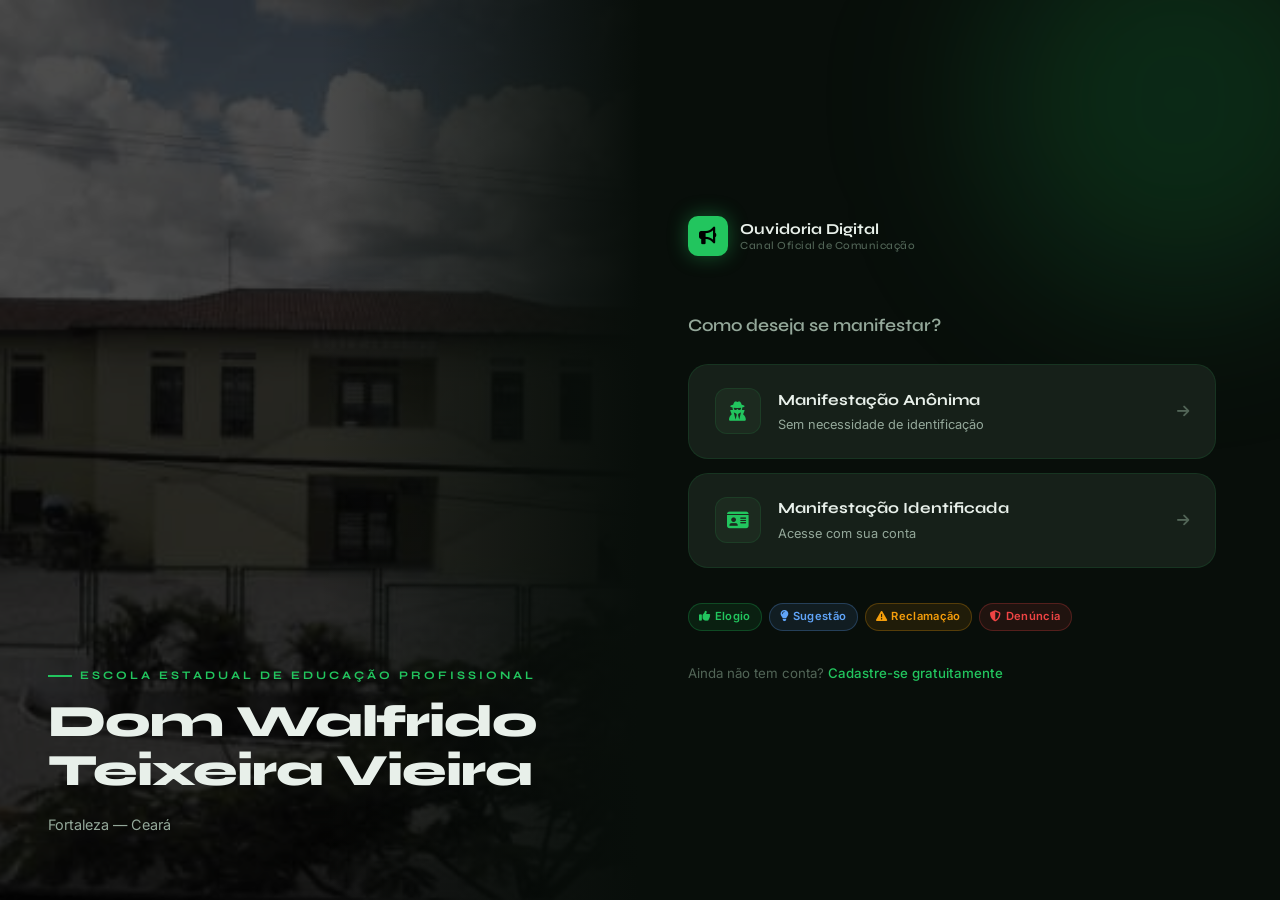
<file: index.html>
<!DOCTYPE html>
<html lang="pt-br">
<head>
  <meta charset="UTF-8">
  <meta name="viewport" content="width=device-width, initial-scale=1.0">
  <title>Ouvidoria Digital — EEEP Dom Walfrido</title>
  <link href="https://cdn.jsdelivr.net/npm/bootstrap@5.3.0/dist/css/bootstrap.min.css" rel="stylesheet">
  <link rel="stylesheet" href="https://cdnjs.cloudflare.com/ajax/libs/font-awesome/6.4.0/css/all.min.css">
  <link rel="stylesheet" href="assets/css/style.css">
</head>
<body>
<div class="hero-page">
  <div class="hero-img-panel">
    <img src="assets/img/escola.jpg" alt="EEEP Dom Walfrido Teixeira Vieira">
    <div class="hero-img-overlay">
      <div class="hero-img-label">Escola Estadual de Educação Profissional</div>
      <h1 class="hero-img-title">Dom Walfrido<br>Teixeira Vieira</h1>
      <p class="hero-img-sub">Fortaleza — Ceará</p>
    </div>
  </div>
  <div class="hero-action-panel">
    <div class="hero-logo">
      <div class="hero-logo-icon"><i class="fas fa-bullhorn"></i></div>
      <div class="hero-logo-text">
        Ouvidoria Digital
        <small>Canal Oficial de Comunicação</small>
      </div>
    </div>
    <p class="hero-heading">Como deseja se manifestar?</p>
    <div class="action-cards">
      <button class="action-card" onclick="window.location.href='dashboard.html?anonimo=1'">
        <div class="action-card-icon"><i class="fas fa-user-secret"></i></div>
        <div class="action-card-body">
          <div class="action-card-title">Manifestação Anônima</div>
          <div class="action-card-desc">Sem necessidade de identificação</div>
        </div>
        <i class="fas fa-arrow-right action-card-arrow"></i>
      </button>
      <button class="action-card" onclick="window.location.href='login.html'">
        <div class="action-card-icon"><i class="fas fa-id-card"></i></div>
        <div class="action-card-body">
          <div class="action-card-title">Manifestação Identificada</div>
          <div class="action-card-desc">Acesse com sua conta</div>
        </div>
        <i class="fas fa-arrow-right action-card-arrow"></i>
      </button>
    </div>
    <div class="type-tags">
      <span class="type-tag tag-green"><i class="fas fa-thumbs-up me-1"></i>Elogio</span>
      <span class="type-tag tag-blue"><i class="fas fa-lightbulb me-1"></i>Sugestão</span>
      <span class="type-tag tag-gold"><i class="fas fa-triangle-exclamation me-1"></i>Reclamação</span>
      <span class="type-tag tag-red"><i class="fas fa-shield-halved me-1"></i>Denúncia</span>
    </div>
    <div class="hero-footer-link">
      Ainda não tem conta? <a href="cadastro.html">Cadastre-se gratuitamente</a>
    </div>
  </div>
</div>
<script src="https://cdn.jsdelivr.net/npm/bootstrap@5.3.0/dist/js/bootstrap.bundle.min.js"></script>
</body>
</html>
</file>
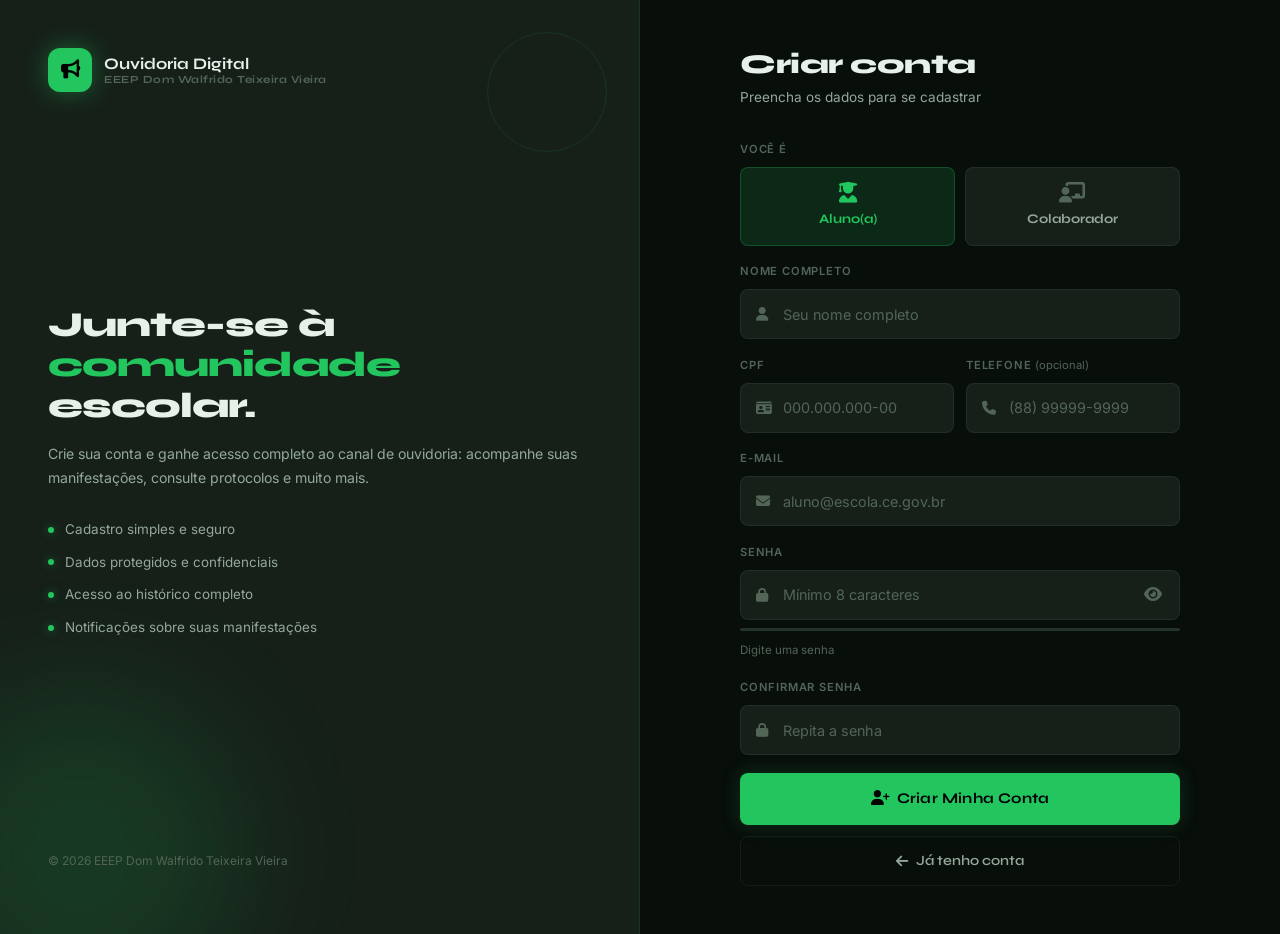
<file: cadastro.html>
<!DOCTYPE html>
<html lang="pt-br">
<head>
  <meta charset="UTF-8">
  <meta name="viewport" content="width=device-width, initial-scale=1.0">
  <title>Cadastro — Ouvidoria EEEP Dom Walfrido</title>
  <link href="https://cdn.jsdelivr.net/npm/bootstrap@5.3.0/dist/css/bootstrap.min.css" rel="stylesheet">
  <link rel="stylesheet" href="https://cdnjs.cloudflare.com/ajax/libs/font-awesome/6.4.0/css/all.min.css">
  <link rel="stylesheet" href="assets/css/style.css">
</head>
<body>
<div id="loader-overlay" class="d-none">
  <div class="spinner-border" role="status"></div>
  <p>Criando sua conta...</p>
</div>
<div class="auth-page">
  <div class="auth-brand-panel">
    <div class="auth-logo">
      <div class="auth-logo-icon"><i class="fas fa-bullhorn"></i></div>
      <div class="auth-logo-text">Ouvidoria Digital<small>EEEP Dom Walfrido Teixeira Vieira</small></div>
    </div>
    <div class="auth-brand-body">
      <h2 class="auth-brand-headline">Junte-se à<br><em>comunidade</em><br>escolar.</h2>
      <p class="auth-brand-desc">Crie sua conta e ganhe acesso completo ao canal de ouvidoria: acompanhe suas manifestações, consulte protocolos e muito mais.</p>
      <div class="auth-features">
        <div class="auth-feature"><div class="auth-feature-dot"></div>Cadastro simples e seguro</div>
        <div class="auth-feature"><div class="auth-feature-dot"></div>Dados protegidos e confidenciais</div>
        <div class="auth-feature"><div class="auth-feature-dot"></div>Acesso ao histórico completo</div>
        <div class="auth-feature"><div class="auth-feature-dot"></div>Notificações sobre suas manifestações</div>
      </div>
    </div>
    <div class="auth-brand-footer"><p>© 2026 EEEP Dom Walfrido Teixeira Vieira</p></div>
  </div>
  <div class="auth-form-panel">
    <div class="auth-form-box fade-in-up">
      <div class="auth-form-header">
        <h1 class="auth-form-title">Criar conta</h1>
        <p class="auth-form-sub">Preencha os dados para se cadastrar</p>
      </div>
      <div id="feedback-cadastro" class="d-none"></div>
      <form id="formCadastro" novalidate>
        <div class="field">
          <label class="field-label">Você é</label>
          <div class="type-selector-auth">
            <label class="type-btn-auth ativo" id="btn-aluno">
              <input class="tipo-radio" type="radio" name="tipo" value="aluno" checked>
              <i class="fas fa-user-graduate"></i>Aluno(a)
            </label>
            <label class="type-btn-auth" id="btn-colaborador">
              <input class="tipo-radio" type="radio" name="tipo" value="colaborador">
              <i class="fas fa-chalkboard-teacher"></i>Colaborador
            </label>
          </div>
        </div>
        <div class="field">
          <label class="field-label">Nome Completo</label>
          <div class="field-group">
            <i class="fas fa-user field-icon"></i>
            <input type="text" class="field-input" id="cadNome" placeholder="Seu nome completo" required>
          </div>
        </div>
        <div class="field-row" style="margin-bottom:1.1rem">
          <div class="field" style="margin-bottom:0">
            <label class="field-label">CPF</label>
            <div class="field-group">
              <i class="fas fa-id-card field-icon"></i>
              <input type="text" class="field-input" id="cadCpf" placeholder="000.000.000-00" maxlength="14" required>
            </div>
          </div>
          <div class="field" style="margin-bottom:0">
            <label class="field-label">Telefone <span style="color:var(--text-3);font-weight:400;text-transform:none;letter-spacing:0;font-size:.7rem">(opcional)</span></label>
            <div class="field-group">
              <i class="fas fa-phone field-icon"></i>
              <input type="text" class="field-input" id="cadTelefone" placeholder="(88) 99999-9999" maxlength="15">
            </div>
          </div>
        </div>
        <div class="field">
          <label class="field-label">E-mail</label>
          <div class="field-group">
            <i class="fas fa-envelope field-icon"></i>
            <input type="email" class="field-input" id="cadEmail" placeholder="aluno@escola.ce.gov.br" required>
          </div>
        </div>
        <div class="field">
          <label class="field-label">Senha</label>
          <div class="field-group">
            <i class="fas fa-lock field-icon"></i>
            <input type="password" class="field-input" id="cadSenha" placeholder="Mínimo 8 caracteres" required>
            <button type="button" class="field-btn" id="toggleSenha"><i class="fas fa-eye" id="iconeSenha"></i></button>
          </div>
          <div class="password-strength">
            <div class="strength-bar-track"><div class="strength-bar-fill" id="forca-barra"></div></div>
            <span class="strength-label" id="forca-texto">Digite uma senha</span>
          </div>
        </div>
        <div class="field">
          <label class="field-label">Confirmar Senha</label>
          <div class="field-group">
            <i class="fas fa-lock field-icon"></i>
            <input type="password" class="field-input" id="cadConfirma" placeholder="Repita a senha" required>
          </div>
          <div id="confirma-erro" class="d-none"><i class="fas fa-exclamation-circle me-1"></i>As senhas não coincidem.</div>
        </div>
        <button type="submit" class="btn-primary-dark">
          <i class="fas fa-user-plus"></i> Criar Minha Conta
        </button>
        <button type="button" class="btn-secondary-dark" onclick="window.location.href='login.html'">
          <i class="fas fa-arrow-left"></i> Já tenho conta
        </button>
      </form>
    </div>
  </div>
</div>
<script src="https://code.jquery.com/jquery-3.7.1.min.js"></script>
<script src="https://cdn.jsdelivr.net/npm/bootstrap@5.3.0/dist/js/bootstrap.bundle.min.js"></script>
<script src="assets/js/cadastro.js"></script>
<script>
$(function(){
  // Adapta seletor de tipo para novas classes dark
  $('.type-btn-auth').on('click', function(){
    $('.type-btn-auth').removeClass('ativo');
    $(this).addClass('ativo');
    $(this).find('input[type="radio"]').prop('checked', true);
  });
});
</script>
</body>
</html>
</file>
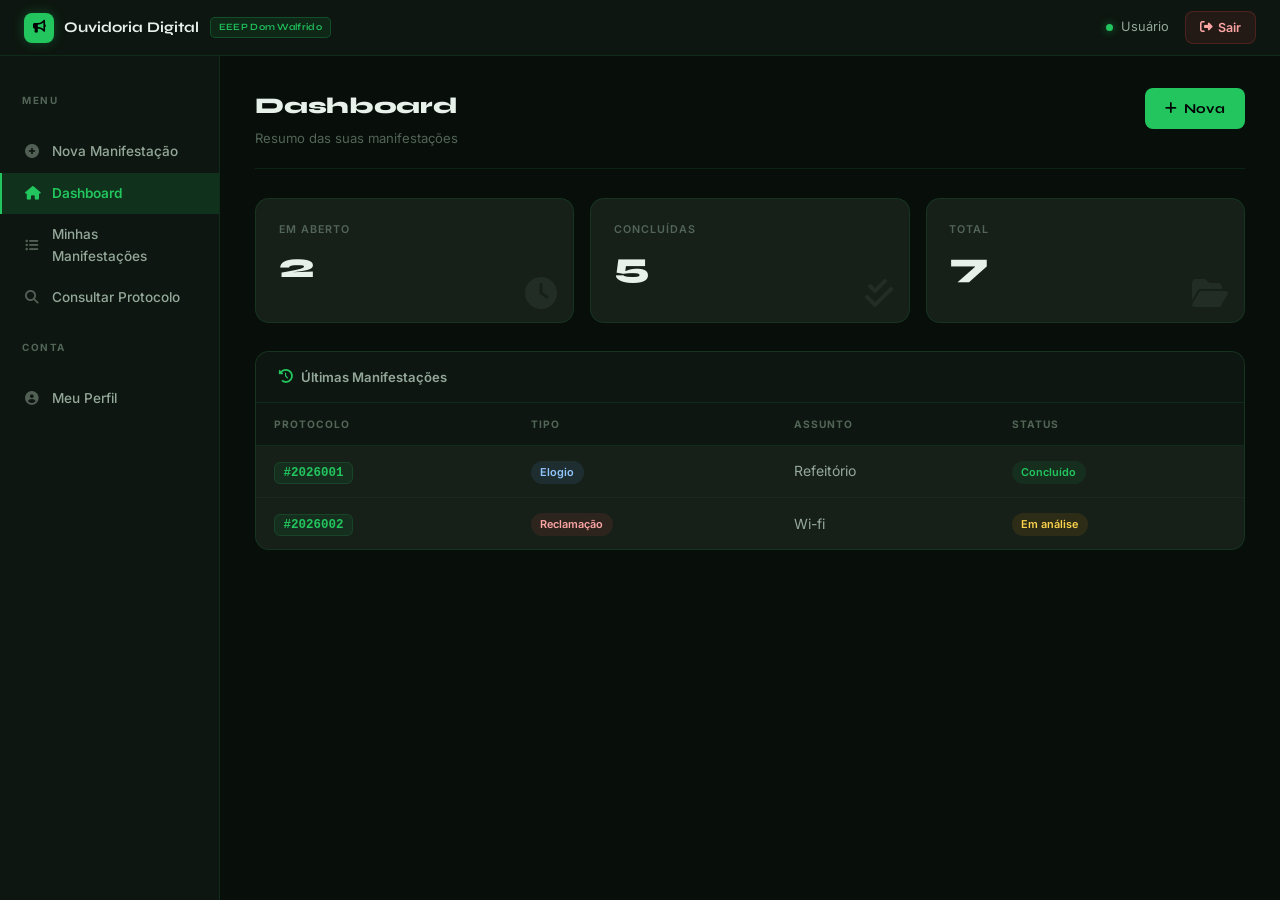
<file: dashboard.html>
<!DOCTYPE html>
<html lang="pt-br">
<head>
  <meta charset="UTF-8">
  <meta name="viewport" content="width=device-width, initial-scale=1.0">
  <title>Dashboard — Ouvidoria EEEP Dom Walfrido</title>
  <link href="https://cdn.jsdelivr.net/npm/bootstrap@5.3.0/dist/css/bootstrap.min.css" rel="stylesheet">
  <link rel="stylesheet" href="https://cdnjs.cloudflare.com/ajax/libs/font-awesome/6.4.0/css/all.min.css">
  <link rel="stylesheet" href="assets/css/style.css">
</head>
<body>

<div id="loader-overlay" class="d-none">
  <div class="spinner-border" role="status"></div>
  <p>Processando...</p>
</div>

<!-- NAVBAR -->
<header class="dash-navbar">
  <div class="dash-navbar-brand">
    <div class="n-icon"><i class="fas fa-bullhorn"></i></div>
    Ouvidoria Digital
    <span class="dash-navbar-badge">EEEP Dom Walfrido</span>
  </div>
  <div class="dash-navbar-spacer"></div>
  <div class="dash-navbar-user d-none" id="nav-usuario-info">
    <span class="dot"></span>
    <span id="usuario-nome-nav">Aluno</span>
  </div>
  <div class="d-none" id="nav-anonimo-info">
    <i class="fas fa-user-secret"></i>
    <span>Modo Anônimo</span>
  </div>
  <button class="btn-logout" onclick="sair()">
    <i class="fas fa-sign-out-alt"></i> Sair
  </button>
</header>

<!-- LAYOUT -->
<div class="dash-layout">

  <!-- SIDEBAR -->
  <nav class="dash-sidebar">
    <p class="sidebar-section-label">Menu</p>
    <a class="sidebar-link active" id="nav-nova" href="#" onclick="showFormManifestacao(); return false;">
      <i class="fas fa-plus-circle"></i> Nova Manifestação
    </a>
    <a class="sidebar-link somente-logado" id="nav-dash" href="#" onclick="showDashboard(); return false;">
      <i class="fas fa-house"></i> Dashboard
    </a>
    <a class="sidebar-link somente-logado" id="nav-minhas" href="#" onclick="showMinhasManifestacoes(); return false;">
      <i class="fas fa-list-ul"></i> Minhas Manifestações
    </a>
    <a class="sidebar-link somente-logado" id="nav-busca" href="#" onclick="showAcompanhar(); return false;">
      <i class="fas fa-magnifying-glass"></i> Consultar Protocolo
    </a>
    <p class="sidebar-section-label somente-logado" style="margin-top:.5rem">Conta</p>
    <a class="sidebar-link somente-logado" id="nav-perfil" href="#" onclick="showPerfil(); return false;">
      <i class="fas fa-circle-user"></i> Meu Perfil
    </a>
    <div id="aviso-anonimo" class="d-none">
      <strong><i class="fas fa-user-secret me-1"></i> Modo Anônimo</strong>
      Você pode enviar sem se identificar. Para acesso completo, <a href="login.html">faça login</a>.
    </div>
  </nav>

  <!-- MAIN -->
  <main class="dash-main">
    <div id="content-area" class="fade-in-up">

      <!-- DASHBOARD -->
      <div id="sec-dashboard">
        <div class="section-header">
          <div>
            <div class="section-title">Dashboard</div>
            <div class="section-subtitle">Resumo das suas manifestações</div>
          </div>
          <button class="btn-verde" onclick="showFormManifestacao()">
            <i class="fas fa-plus"></i> Nova
          </button>
        </div>
        <div class="stats-grid">
          <div class="stat-card verde">
            <i class="fas fa-clock stat-icone"></i>
            <p class="stat-label">Em aberto</p>
            <p class="stat-valor" id="stat-ativas">—</p>
          </div>
          <div class="stat-card azul">
            <i class="fas fa-check-double stat-icone"></i>
            <p class="stat-label">Concluídas</p>
            <p class="stat-valor" id="stat-concluidas">—</p>
          </div>
          <div class="stat-card dourado">
            <i class="fas fa-folder-open stat-icone"></i>
            <p class="stat-label">Total</p>
            <p class="stat-valor" id="stat-total">—</p>
          </div>
        </div>
        <div class="card-dark">
          <div class="card-dark-header">
            <i class="fas fa-clock-rotate-left"></i> Últimas Manifestações
          </div>
          <div class="table-responsive">
            <table class="table-dark-custom">
              <thead>
                <tr>
                  <th>Protocolo</th>
                  <th>Tipo</th>
                  <th>Assunto</th>
                  <th>Status</th>
                </tr>
              </thead>
              <tbody id="lista-ultimas">
                <tr><td colspan="4" style="text-align:center;padding:2rem;color:var(--text-3)">Carregando...</td></tr>
              </tbody>
            </table>
          </div>
        </div>
      </div>

      <!-- NOVA MANIFESTAÇÃO -->
      <div id="sec-manifestacao" class="d-none">
        <div class="section-header">
          <div>
            <div class="section-title">Nova Manifestação</div>
            <div class="section-subtitle">Preencha os campos abaixo</div>
          </div>
        </div>
        <div class="card-dark">
          <div class="card-dark-body">
            <div id="feedback-envio" class="d-none" style="margin-bottom:1.2rem"></div>
            <form id="formManifestacao" novalidate>
              <!-- Toggle anônimo — usa classe switch-anonimo para compatibilidade com dashboard.js -->
              <div class="switch-anonimo">
                <input class="form-check-input" type="checkbox" id="checkAnonimo" style="accent-color:var(--gold);width:1.1em;height:1.1em;flex-shrink:0">
                <label for="checkAnonimo" style="font-size:.86rem;font-weight:500;color:#fcd34d;cursor:pointer;margin:0">
                  <i class="fas fa-user-secret me-2" style="color:var(--gold)"></i>
                  Desejo permanecer <strong>anônimo</strong> nesta manifestação
                </label>
              </div>
              <div id="secao-identificacao">
                <div class="field-row" style="margin-bottom:1.1rem">
                  <div class="field" style="margin-bottom:0">
                    <label class="field-label">Nome Completo</label>
                    <div class="field-group">
                      <i class="fas fa-user field-icon"></i>
                      <input type="text" class="field-input" id="nomeUsuario" placeholder="Seu nome completo" required>
                    </div>
                  </div>
                  <div class="field" style="margin-bottom:0">
                    <label class="field-label">CPF</label>
                    <div class="field-group">
                      <i class="fas fa-id-card field-icon"></i>
                      <input type="text" class="field-input" id="cpfUsuario" placeholder="000.000.000-00" required>
                    </div>
                  </div>
                </div>
              </div>
              <div class="field-row" style="margin-bottom:1.1rem">
                <div class="field" style="margin-bottom:0">
                  <label class="field-label">Tipo</label>
                  <select class="field-input" id="tipo" required>
                    <option value="">Selecione...</option>
                    <option value="Elogio">😊 Elogio</option>
                    <option value="Sugestão">💡 Sugestão</option>
                    <option value="Reclamação">⚠️ Reclamação</option>
                    <option value="Denúncia">🔍 Denúncia</option>
                  </select>
                </div>
                <div class="field" style="margin-bottom:0">
                  <label class="field-label">Assunto</label>
                  <div class="field-group">
                    <i class="fas fa-tag field-icon"></i>
                    <input type="text" class="field-input" id="assunto" placeholder="Ex.: Laboratório de informática" required>
                  </div>
                </div>
              </div>
              <div class="field" style="margin-bottom:1.4rem">
                <label class="field-label">Descrição</label>
                <textarea class="field-input" id="descricao" rows="5"
                  style="resize:vertical;min-height:130px"
                  placeholder="Descreva com detalhes sua manifestação..." required></textarea>
              </div>
              <div style="display:flex;gap:.75rem;flex-wrap:wrap">
                <button type="submit" class="btn-verde">
                  <i class="fas fa-paper-plane"></i> Enviar Manifestação
                </button>
                <button type="button" class="btn-outline" onclick="showDashboard()">Cancelar</button>
              </div>
            </form>
          </div>
        </div>
      </div>

      <!-- MINHAS MANIFESTAÇÕES -->
      <div id="sec-manifestacoes" class="d-none">
        <div class="section-header">
          <div>
            <div class="section-title">Minhas Manifestações</div>
            <div class="section-subtitle">Histórico completo</div>
          </div>
        </div>
        <div class="card-dark">
          <div class="table-responsive">
            <table class="table-dark-custom">
              <thead>
                <tr>
                  <th>Protocolo</th><th>Data</th><th>Tipo</th><th>Assunto</th><th>Status</th><th></th>
                </tr>
              </thead>
              <tbody id="tabela-completa">
                <tr><td colspan="6" style="text-align:center;padding:2rem;color:var(--text-3)">Carregando...</td></tr>
              </tbody>
            </table>
          </div>
        </div>
      </div>

      <!-- CONSULTAR PROTOCOLO -->
      <div id="sec-acompanhar" class="d-none">
        <div class="section-header">
          <div>
            <div class="section-title">Consultar Protocolo</div>
            <div class="section-subtitle">Acompanhe o status da sua manifestação</div>
          </div>
        </div>
        <div class="card-dark" style="max-width:560px">
          <div class="card-dark-body">
            <p style="color:var(--text-3);font-size:.84rem;margin-bottom:1rem">
              <i class="fas fa-circle-info me-2" style="color:var(--verde)"></i>
              Informe o número do protocolo recebido após o envio.
            </p>
            <div class="protocolo-search">
              <div class="field-group" style="flex:1">
                <i class="fas fa-hashtag field-icon"></i>
                <input type="text" id="inputProtocolo" class="field-input" placeholder="Ex.: 2026123456">
              </div>
              <button class="btn-verde" onclick="buscarProtocolo()" style="white-space:nowrap">
                <i class="fas fa-magnifying-glass"></i> Buscar
              </button>
            </div>
            <div id="resultado-protocolo" class="d-none"></div>
          </div>
        </div>
      </div>

            <!-- PERFIL -->
      <div id="sec-perfil" class="d-none">
        <div class="section-header">
          <div>
            <div class="section-title">Meu Perfil</div>
            <div class="section-subtitle">Gerencie suas informações</div>
          </div>
        </div>
        <div class="card-dark" style="max-width:640px">
          <div class="card-dark-body">
            <div style="display:grid;grid-template-columns:auto 1fr;gap:2rem;align-items:start">
              <div style="text-align:center">
                <div class="profile-avatar">
                  <i class="fas fa-user-graduate" id="perfil-avatar-icon"></i>
                </div>
                <div class="profile-name" id="perfil-nome-exib">—</div>
                <span id="perfil-badge-tipo" style="font-size:.7rem;color:var(--verde);background:rgba(34,197,94,.1);border:1px solid rgba(34,197,94,.2);border-radius:99px;padding:.2rem .6rem;margin-top:.4rem;display:inline-block;font-weight:600">
                  Carregando...
                </span>
              </div>
              <div>
                <div id="feedback-perfil" class="alerta-sucesso d-none" style="margin-bottom:1rem">
                  <i class="fas fa-check-circle"></i><span>Perfil atualizado com sucesso!</span>
                </div>
                <form id="formPerfil">
                  <div class="field">
                    <label class="field-label">Nome Completo <span style="color:var(--text-3);font-weight:400;text-transform:none;letter-spacing:0;font-size:.7rem">(não editável)</span></label>
                    <input type="text" class="field-input" id="perfil-campo-nome" placeholder="—" readonly style="opacity:.45;cursor:not-allowed">
                  </div>
                  <div class="field">
                    <label class="field-label">CPF <span style="color:var(--text-3);font-weight:400;text-transform:none;letter-spacing:0;font-size:.7rem">(não editável)</span></label>
                    <input type="text" class="field-input" id="perfil-campo-cpf" placeholder="—" readonly style="opacity:.45;cursor:not-allowed">
                  </div>
                  <div class="field-row" style="margin-bottom:1.1rem">
                    <div class="field" style="margin-bottom:0">
                      <label class="field-label">E-mail</label>
                      <input type="email" class="field-input" id="perfil-campo-email" placeholder="—">
                    </div>
                    <div class="field" style="margin-bottom:0">
                      <label class="field-label">Telefone</label>
                      <input type="text" class="field-input" id="perfil-campo-telefone" placeholder="—">
                    </div>
                  </div>
                  <button type="submit" class="btn-verde">
                    <i class="fas fa-floppy-disk"></i> Salvar Alterações
                  </button>
                </form>
              </div>
            </div>
          </div>
        </div>
      </div>

    </div><!-- /#content-area -->
  </main>
</div>

<!-- MODAL: Login necessário para remover anonimato -->
<div class="modal fade" id="modalLoginAnonimo" tabindex="-1" aria-hidden="true">
  <div class="modal-dialog modal-dialog-centered" style="max-width:400px">
    <div class="modal-content">
      <div class="modal-header-dark">
        <div class="modal-title">
          <i class="fas fa-lock"></i> Acesso restrito
        </div>
        <button class="btn-close-dark" data-bs-dismiss="modal">
          <i class="fas fa-xmark"></i>
        </button>
      </div>
      <div class="modal-body-dark">
        <div class="modal-icon"><i class="fas fa-user-secret"></i></div>
        <p style="font-weight:700;color:var(--text);margin-bottom:.5rem;font-size:.95rem">Você está no modo anônimo</p>
        <p>Para enviar uma manifestação identificada, é necessário fazer login com sua conta.</p>
      </div>
      <div class="modal-footer-dark">
        <button class="btn-outline" data-bs-dismiss="modal">
          <i class="fas fa-user-secret me-1"></i> Continuar anônimo
        </button>
        <button class="btn-verde" onclick="window.location.href='login.html'">
          <i class="fas fa-sign-in-alt me-1"></i> Fazer login
        </button>
      </div>
    </div>
  </div>
</div>

<script src="https://code.jquery.com/jquery-3.7.1.min.js"></script>
<script src="https://cdn.jsdelivr.net/npm/bootstrap@5.3.0/dist/js/bootstrap.bundle.min.js"></script>
<script src="assets/js/dashboard.js"></script>
</body>
</html>
</file>
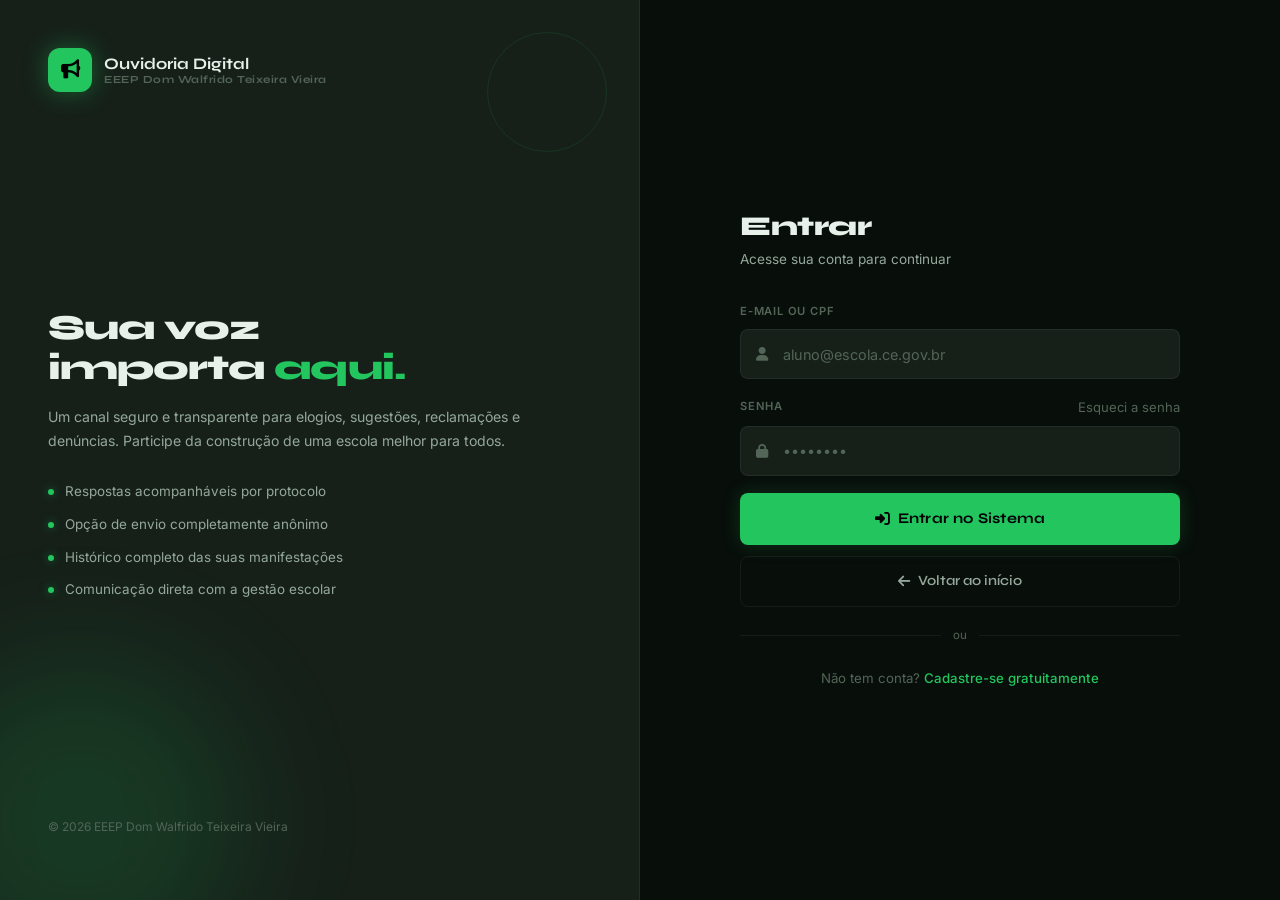
<file: login.html>
<!DOCTYPE html>
<html lang="pt-br">
<head>
  <meta charset="UTF-8">
  <meta name="viewport" content="width=device-width, initial-scale=1.0">
  <title>Login — Ouvidoria EEEP Dom Walfrido</title>
  <link href="https://cdn.jsdelivr.net/npm/bootstrap@5.3.0/dist/css/bootstrap.min.css" rel="stylesheet">
  <link rel="stylesheet" href="https://cdnjs.cloudflare.com/ajax/libs/font-awesome/6.4.0/css/all.min.css">
  <link rel="stylesheet" href="assets/css/style.css">
</head>
<body>
<div id="loader-overlay" class="d-none">
  <div class="spinner-border" role="status"></div>
  <p>Verificando credenciais...</p>
</div>
<div class="auth-page">
  <div class="auth-brand-panel">
    <div class="auth-logo">
      <div class="auth-logo-icon"><i class="fas fa-bullhorn"></i></div>
      <div class="auth-logo-text">Ouvidoria Digital<small>EEEP Dom Walfrido Teixeira Vieira</small></div>
    </div>
    <div class="auth-brand-body">
      <h2 class="auth-brand-headline">Sua voz<br>importa <em>aqui.</em></h2>
      <p class="auth-brand-desc">Um canal seguro e transparente para elogios, sugestões, reclamações e denúncias. Participe da construção de uma escola melhor para todos.</p>
      <div class="auth-features">
        <div class="auth-feature"><div class="auth-feature-dot"></div>Respostas acompanháveis por protocolo</div>
        <div class="auth-feature"><div class="auth-feature-dot"></div>Opção de envio completamente anônimo</div>
        <div class="auth-feature"><div class="auth-feature-dot"></div>Histórico completo das suas manifestações</div>
        <div class="auth-feature"><div class="auth-feature-dot"></div>Comunicação direta com a gestão escolar</div>
      </div>
    </div>
    <div class="auth-brand-footer"><p>© 2026 EEEP Dom Walfrido Teixeira Vieira</p></div>
  </div>
  <div class="auth-form-panel">
    <div class="auth-form-box fade-in-up">
      <div class="auth-form-header">
        <h1 class="auth-form-title">Entrar</h1>
        <p class="auth-form-sub">Acesse sua conta para continuar</p>
      </div>
      <div id="loginError" class="auth-alert error d-none">
        <i class="fas fa-circle-exclamation"></i>
        <span id="loginErrorMsg">Usuário ou senha inválidos.</span>
      </div>
      <form id="formLogin" novalidate>
        <div class="field">
          <label class="field-label">E-mail ou CPF</label>
          <div class="field-group">
            <i class="fas fa-user field-icon"></i>
            <input type="text" class="field-input" id="loginUser" placeholder="aluno@escola.ce.gov.br" required>
          </div>
        </div>
        <div class="field">
          <div style="display:flex;justify-content:space-between;align-items:center;margin-bottom:.5rem">
            <label class="field-label" style="margin:0">Senha</label>
            <a href="#" class="auth-link-inline">Esqueci a senha</a>
          </div>
          <div class="field-group">
            <i class="fas fa-lock field-icon"></i>
            <input type="password" class="field-input" id="loginPass" placeholder="••••••••" required>
          </div>
        </div>
        <button type="submit" class="btn-primary-dark" style="margin-top:.5rem">
          <i class="fas fa-sign-in-alt"></i> Entrar no Sistema
        </button>
        <button type="button" class="btn-secondary-dark" onclick="window.location.href='index.html'">
          <i class="fas fa-arrow-left"></i> Voltar ao início
        </button>
      </form>
      <div class="auth-divider"><span>ou</span></div>
      <div class="auth-link">Não tem conta? <a href="cadastro.html">Cadastre-se gratuitamente</a></div>
    </div>
  </div>
</div>
<script src="https://code.jquery.com/jquery-3.7.1.min.js"></script>
<script src="https://cdn.jsdelivr.net/npm/bootstrap@5.3.0/dist/js/bootstrap.bundle.min.js"></script>
<script src="assets/js/login.js"></script>
</body>
</html>
</file>
<file: assets/css/style.css>
@import url('https://fonts.googleapis.com/css2?family=Syne:wght@400;500;600;700;800&family=Inter:wght@300;400;500;600&display=swap');

:root {
  --bg:#080e0a; --bg-2:#0d1610; --bg-3:#111d14;
  --surface:#162019; --surface-2:#1c2a1f; --surface-3:#223327;
  --verde:#22c55e; --verde-dim:#16a34a; --verde-glow:rgba(34,197,94,.15); --verde-line:rgba(34,197,94,.25);
  --text:#e8f0ea; --text-2:#94a89a; --text-3:#526557;
  --border:rgba(34,197,94,.12); --border-2:rgba(255,255,255,.06);
  --gold:#f59e0b; --red:#ef4444; --blue:#60a5fa;
  --glow-sm:0 0 20px rgba(34,197,94,.08); --glow-md:0 0 40px rgba(34,197,94,.12);
  --r-sm:8px; --r:14px; --r-lg:20px; --r-xl:28px;
  --font-display:'Syne',system-ui,sans-serif; --font-body:'Inter',system-ui,sans-serif;
  --ease:cubic-bezier(.4,0,.2,1); --t:all .2s cubic-bezier(.4,0,.2,1);
}

*,*::before,*::after{box-sizing:border-box;margin:0;padding:0}
html{scroll-behavior:smooth}
body{font-family:var(--font-body);background:var(--bg);color:var(--text);overflow-x:hidden;-webkit-font-smoothing:antialiased;line-height:1.6}

::-webkit-scrollbar{width:5px;height:5px}
::-webkit-scrollbar-track{background:var(--bg)}
::-webkit-scrollbar-thumb{background:var(--surface-3);border-radius:99px}
::-webkit-scrollbar-thumb:hover{background:var(--verde-dim)}

/* LOADER */
#loader-overlay{position:fixed;inset:0;z-index:9999;background:var(--bg);display:flex;flex-direction:column;align-items:center;justify-content:center;gap:1rem}
#loader-overlay .spinner-border{width:2.2rem;height:2.2rem;border-width:2px;color:var(--verde)!important}
#loader-overlay p{color:var(--text-2);font-size:.85rem}

/* UTILS */
.fade-in-up{animation:fadeUp .4s var(--ease) both}
@keyframes fadeUp{from{opacity:0;transform:translateY(12px)}to{opacity:1;transform:translateY(0)}}
@keyframes pulse{0%,100%{opacity:1}50%{opacity:.4}}
@keyframes shimmer{0%{background-position:-200% 0}100%{background-position:200% 0}}

/* ══ INDEX — HERO ══════════════════════════════════════ */
.hero-page{min-height:100vh;background:var(--bg);display:grid;grid-template-columns:1fr 1fr;overflow:hidden;position:relative}

.hero-img-panel{position:relative;overflow:hidden}
.hero-img-panel img{width:100%;height:100%;object-fit:cover;object-position:center;filter:brightness(.3) saturate(.5)}
.hero-img-panel::after{content:'';position:absolute;inset:0;background:linear-gradient(to right,transparent 50%,var(--bg) 100%)}
.hero-img-overlay{position:absolute;inset:0;display:flex;flex-direction:column;justify-content:flex-end;padding:3rem;z-index:2}
.hero-img-label{font-family:var(--font-display);font-size:.72rem;font-weight:700;letter-spacing:3px;text-transform:uppercase;color:var(--verde);margin-bottom:.75rem;display:flex;align-items:center;gap:.5rem}
.hero-img-label::before{content:'';display:block;width:24px;height:2px;background:var(--verde)}
.hero-img-title{font-family:var(--font-display);font-size:2.8rem;font-weight:800;line-height:1.1;color:var(--text);letter-spacing:-1px}
.hero-img-sub{margin-top:.6rem;color:var(--text-2);font-size:.9rem}

.hero-action-panel{display:flex;flex-direction:column;justify-content:center;padding:4rem 4rem 4rem 3rem;position:relative;z-index:1}
.hero-action-panel::before{content:'';position:absolute;width:400px;height:400px;border-radius:50%;background:var(--verde-glow);top:-100px;right:-100px;filter:blur(80px);pointer-events:none}

.hero-logo{display:flex;align-items:center;gap:.75rem;margin-bottom:3.5rem}
.hero-logo-icon{width:40px;height:40px;background:var(--verde);border-radius:10px;display:flex;align-items:center;justify-content:center;color:#000;font-size:1.1rem;box-shadow:0 0 20px rgba(34,197,94,.4)}
.hero-logo-text{font-family:var(--font-display);font-size:.95rem;font-weight:700;color:var(--text);line-height:1.2}
.hero-logo-text small{display:block;font-size:.68rem;font-weight:500;color:var(--text-3);letter-spacing:.5px}

.hero-heading{font-family:var(--font-display);font-size:1.1rem;font-weight:600;color:var(--text-2);margin-bottom:1.5rem}

.action-cards{display:flex;flex-direction:column;gap:.9rem;margin-bottom:2.2rem}
.action-card{background:var(--surface);border:1px solid var(--border);border-radius:var(--r-lg);padding:1.4rem 1.6rem;cursor:pointer;transition:var(--t);position:relative;overflow:hidden;text-align:left;width:100%;display:flex;align-items:center;gap:1.1rem;font-family:var(--font-body)}
.action-card::before{content:'';position:absolute;inset:0;background:var(--verde-glow);opacity:0;transition:opacity .2s}
.action-card:hover{border-color:var(--verde-line);transform:translateX(4px)}
.action-card:hover::before{opacity:1}
.action-card-icon{width:46px;height:46px;flex-shrink:0;border-radius:12px;background:var(--surface-2);border:1px solid var(--border);display:flex;align-items:center;justify-content:center;font-size:1.2rem;color:var(--verde);transition:var(--t)}
.action-card:hover .action-card-icon{background:var(--verde);color:#000;border-color:var(--verde);box-shadow:0 0 18px rgba(34,197,94,.4)}
.action-card-body{flex:1}
.action-card-title{font-family:var(--font-display);font-size:.97rem;font-weight:700;color:var(--text);margin-bottom:.15rem}
.action-card-desc{font-size:.8rem;color:var(--text-2)}
.action-card-arrow{color:var(--text-3);font-size:.88rem;transition:var(--t)}
.action-card:hover .action-card-arrow{color:var(--verde);transform:translateX(3px)}

.type-tags{display:flex;flex-wrap:wrap;gap:.45rem}
.type-tag{font-size:.7rem;font-weight:600;padding:.25rem .65rem;border-radius:99px;letter-spacing:.3px;border:1px solid}
.tag-green{background:rgba(34,197,94,.1);color:var(--verde);border-color:rgba(34,197,94,.25)}
.tag-blue{background:rgba(96,165,250,.1);color:var(--blue);border-color:rgba(96,165,250,.25)}
.tag-gold{background:rgba(245,158,11,.1);color:var(--gold);border-color:rgba(245,158,11,.25)}
.tag-red{background:rgba(239,68,68,.1);color:var(--red);border-color:rgba(239,68,68,.25)}

.hero-footer-link{margin-top:2rem;font-size:.83rem;color:var(--text-3)}
.hero-footer-link a{color:var(--verde);text-decoration:none;font-weight:500}
.hero-footer-link a:hover{text-decoration:underline}

/* ══ AUTH — LOGIN/CADASTRO ═════════════════════════════ */
.auth-page{min-height:100vh;background:var(--bg);display:grid;grid-template-columns:1fr 1fr;overflow:hidden}

.auth-brand-panel{background:var(--surface);border-right:1px solid var(--border);display:flex;flex-direction:column;justify-content:space-between;padding:3rem;position:relative;overflow:hidden}
.auth-brand-panel::before{content:'';position:absolute;width:320px;height:320px;border-radius:50%;background:var(--verde-glow);bottom:-80px;left:-80px;filter:blur(60px);pointer-events:none}
.auth-brand-panel::after{content:'';position:absolute;top:2rem;right:2rem;width:120px;height:120px;border:1px solid var(--border);border-radius:50%;pointer-events:none}

.auth-logo{display:flex;align-items:center;gap:.75rem;position:relative;z-index:1}
.auth-logo-icon{width:44px;height:44px;background:var(--verde);border-radius:12px;display:flex;align-items:center;justify-content:center;color:#000;font-size:1.2rem;box-shadow:0 0 24px rgba(34,197,94,.4)}
.auth-logo-text{font-family:var(--font-display);font-size:1rem;font-weight:700;color:var(--text);line-height:1.2}
.auth-logo-text small{display:block;font-size:.68rem;color:var(--text-3);letter-spacing:.5px}

.auth-brand-body{position:relative;z-index:1}
.auth-brand-headline{font-family:var(--font-display);font-size:2.2rem;font-weight:800;color:var(--text);line-height:1.15;letter-spacing:-1px;margin-bottom:1rem}
.auth-brand-headline em{font-style:normal;color:var(--verde)}
.auth-brand-desc{color:var(--text-2);font-size:.88rem;line-height:1.7}
.auth-features{margin-top:1.8rem;display:flex;flex-direction:column;gap:.7rem}
.auth-feature{display:flex;align-items:center;gap:.7rem;font-size:.84rem;color:var(--text-2)}
.auth-feature-dot{width:6px;height:6px;border-radius:50%;background:var(--verde);flex-shrink:0;box-shadow:0 0 8px rgba(34,197,94,.5)}
.auth-brand-footer{position:relative;z-index:1}
.auth-brand-footer p{font-size:.75rem;color:var(--text-3)}

.auth-form-panel{display:flex;align-items:center;justify-content:center;padding:3rem 2.5rem;overflow-y:auto}
.auth-form-box{width:100%;max-width:440px}
.auth-form-header{margin-bottom:2rem}
.auth-form-title{font-family:var(--font-display);font-size:1.7rem;font-weight:800;color:var(--text);letter-spacing:-.5px;margin-bottom:.4rem}
.auth-form-sub{font-size:.85rem;color:var(--text-2)}

/* Inputs */
.field{margin-bottom:1.1rem}
.field-label{display:block;font-size:.7rem;font-weight:600;color:var(--text-3);text-transform:uppercase;letter-spacing:.8px;margin-bottom:.5rem}
.field-input{width:100%;background:var(--surface);border:1px solid var(--border-2);border-radius:var(--r-sm);padding:.78rem 1rem;color:var(--text);font-size:.9rem;font-family:var(--font-body);transition:var(--t);outline:none;-webkit-appearance:none}
.field-input::placeholder{color:var(--text-3)}
.field-input:focus{border-color:var(--verde-line);background:var(--surface-2);box-shadow:0 0 0 3px rgba(34,197,94,.08)}
.field-group{position:relative;display:flex;align-items:center}
.field-icon{position:absolute;left:1rem;color:var(--text-3);font-size:.88rem;pointer-events:none;z-index:1}
.field-group .field-input{padding-left:2.6rem}
.field-group .field-btn{position:absolute;right:.6rem;background:transparent;border:none;color:var(--text-3);cursor:pointer;padding:.3rem .5rem;border-radius:var(--r-sm);transition:var(--t)}
.field-group .field-btn:hover{color:var(--verde)}
.field-row{display:grid;grid-template-columns:1fr 1fr;gap:.75rem}
select.field-input{background-image:url("data:image/svg+xml,%3Csvg xmlns='http://www.w3.org/2000/svg' width='12' height='12' viewBox='0 0 12 12'%3E%3Cpath fill='%23526557' d='M6 8L1 3h10z'/%3E%3C/svg%3E");background-repeat:no-repeat;background-position:right .9rem center;padding-right:2.2rem}
select.field-input option{background:var(--surface-2);color:var(--text)}

/* Força de senha */
.password-strength{margin-top:.5rem}
.strength-bar-track{height:3px;background:var(--surface-3);border-radius:99px;overflow:hidden;margin-bottom:.35rem}
.strength-bar-fill{height:100%;width:0;border-radius:99px;transition:all .35s var(--ease)}
.strength-bar-fill.fraca{width:33%;background:var(--red)}
.strength-bar-fill.media{width:66%;background:var(--gold)}
.strength-bar-fill.forte{width:100%;background:var(--verde)}
.strength-label{font-size:.72rem;color:var(--text-3)}
#confirma-erro{font-size:.74rem;color:#fca5a5;margin-top:.4rem}

/* Tipo seletor */
.type-selector-auth{display:grid;grid-template-columns:1fr 1fr;gap:.6rem;margin-bottom:1.1rem}
.type-btn-auth{background:var(--surface);border:1px solid var(--border-2);border-radius:var(--r-sm);padding:.9rem .75rem;text-align:center;cursor:pointer;transition:var(--t);font-family:var(--font-display);font-size:.82rem;font-weight:700;color:var(--text-2)}
.type-btn-auth i{display:block;font-size:1.3rem;margin-bottom:.4rem;color:var(--text-3);transition:var(--t)}
.type-btn-auth.ativo{border-color:var(--verde-line);background:var(--verde-glow);color:var(--verde)}
.type-btn-auth.ativo i{color:var(--verde)}
input[type="radio"].tipo-radio{display:none}

/* Botão primário auth */
.btn-primary-dark{width:100%;background:var(--verde);border:none;border-radius:var(--r-sm);padding:.88rem 1.5rem;color:#000;font-family:var(--font-display);font-size:.92rem;font-weight:700;letter-spacing:.2px;cursor:pointer;transition:var(--t);display:flex;align-items:center;justify-content:center;gap:.5rem;box-shadow:0 0 20px rgba(34,197,94,.2)}
.btn-primary-dark:hover{background:#16a34a;box-shadow:0 0 30px rgba(34,197,94,.35);transform:translateY(-1px)}
.btn-primary-dark:active{transform:scale(.98)}

.btn-secondary-dark{width:100%;background:transparent;border:1px solid var(--border-2);border-radius:var(--r-sm);padding:.82rem 1.5rem;color:var(--text-2);font-family:var(--font-display);font-size:.88rem;font-weight:600;cursor:pointer;transition:var(--t);display:flex;align-items:center;justify-content:center;gap:.5rem;margin-top:.7rem}
.btn-secondary-dark:hover{border-color:var(--verde-line);color:var(--verde)}

/* Alerts auth */
.auth-alert{border-radius:var(--r-sm);padding:.85rem 1rem;font-size:.85rem;font-weight:500;display:flex;align-items:center;gap:.6rem;margin-bottom:1rem}
.auth-alert.error{background:rgba(239,68,68,.1);border:1px solid rgba(239,68,68,.2);color:#fca5a5}
.auth-alert.success{background:rgba(34,197,94,.1);border:1px solid rgba(34,197,94,.2);color:#86efac}

.auth-divider{display:flex;align-items:center;gap:.75rem;margin:1.2rem 0}
.auth-divider::before,.auth-divider::after{content:'';flex:1;height:1px;background:var(--border-2)}
.auth-divider span{font-size:.72rem;color:var(--text-3);white-space:nowrap}
.auth-link{font-size:.83rem;color:var(--text-3);margin-top:1.5rem;text-align:center}
.auth-link a{color:var(--verde);text-decoration:none;font-weight:500}
.auth-link a:hover{text-decoration:underline}
.auth-link-inline{color:var(--text-3);font-size:.82rem;text-decoration:none;transition:var(--t)}
.auth-link-inline:hover{color:var(--verde)}

/* ══ DASHBOARD — NAVBAR ════════════════════════════════ */
.dash-navbar{height:56px;background:var(--bg-2);border-bottom:1px solid var(--border);display:flex;align-items:center;padding:0 1.5rem;position:sticky;top:0;z-index:100;gap:1rem}
.dash-navbar-brand{display:flex;align-items:center;gap:.65rem;font-family:var(--font-display);font-size:.92rem;font-weight:700;color:var(--text);white-space:nowrap}
.dash-navbar-brand .n-icon{width:30px;height:30px;background:var(--verde);border-radius:8px;display:flex;align-items:center;justify-content:center;color:#000;font-size:.8rem;box-shadow:0 0 12px rgba(34,197,94,.3)}
.dash-navbar-badge{font-size:.6rem;font-weight:600;background:rgba(34,197,94,.1);border:1px solid var(--verde-line);color:var(--verde);border-radius:5px;padding:.14rem .5rem;letter-spacing:.3px}
.dash-navbar-spacer{flex:1}
.dash-navbar-user{display:flex;align-items:center;gap:.5rem;font-size:.8rem;color:var(--text-2)}
.dash-navbar-user .dot{width:7px;height:7px;border-radius:50%;background:var(--verde);box-shadow:0 0 8px rgba(34,197,94,.6);animation:pulse 2s infinite}
#nav-anonimo-info{font-size:.8rem;color:var(--gold);display:flex;align-items:center;gap:.4rem}
.btn-logout{background:rgba(239,68,68,.1);border:1px solid rgba(239,68,68,.2);border-radius:var(--r-sm);color:#fca5a5;font-size:.78rem;font-weight:600;padding:.35rem .85rem;cursor:pointer;transition:var(--t);display:flex;align-items:center;gap:.4rem;font-family:var(--font-body)}
.btn-logout:hover{background:rgba(239,68,68,.2);border-color:rgba(239,68,68,.4)}

/* ══ DASHBOARD — LAYOUT ════════════════════════════════ */
.dash-layout{display:grid;grid-template-columns:220px 1fr;min-height:calc(100vh - 56px)}

/* Sidebar */
.dash-sidebar{background:var(--bg-2);border-right:1px solid var(--border);padding:1.5rem 0;position:sticky;top:56px;height:calc(100vh - 56px);overflow-y:auto}
.dash-sidebar::-webkit-scrollbar{width:3px}
.dash-sidebar::-webkit-scrollbar-thumb{background:var(--surface-3)}
.sidebar-section-label{font-size:.62rem;font-weight:700;letter-spacing:1.5px;text-transform:uppercase;color:var(--text-3);padding:.8rem 1.4rem .4rem}
.sidebar-link{display:flex;align-items:center;gap:.75rem;padding:.62rem 1.4rem;color:var(--text-2);font-size:.85rem;font-weight:500;text-decoration:none;cursor:pointer;border-left:2px solid transparent;transition:var(--t)}
.sidebar-link i{width:16px;text-align:center;opacity:.5;transition:var(--t)}
.sidebar-link:hover{background:var(--verde-glow);color:var(--verde);border-left-color:rgba(34,197,94,.4)}
.sidebar-link:hover i{opacity:1}
.sidebar-link.active{background:var(--verde-glow);color:var(--verde);border-left-color:var(--verde);font-weight:600}
.sidebar-link.active i{opacity:1}

#aviso-anonimo{margin:1.2rem .9rem;padding:.9rem 1rem;background:rgba(245,158,11,.06);border:1px solid rgba(245,158,11,.2);border-radius:var(--r-sm);font-size:.76rem;color:#fcd34d;line-height:1.5}
#aviso-anonimo strong{display:block;margin-bottom:.25rem;font-weight:600}
#aviso-anonimo a{color:var(--gold);font-weight:600}

/* Main */
.dash-main{padding:2rem 2.2rem;background:var(--bg);overflow:auto}
.section-header{display:flex;align-items:flex-start;justify-content:space-between;margin-bottom:1.8rem;padding-bottom:1.2rem;border-bottom:1px solid var(--border)}
.section-title{font-family:var(--font-display);font-size:1.4rem;font-weight:800;color:var(--text);letter-spacing:-.3px}
.section-subtitle{font-size:.82rem;color:var(--text-3);margin-top:.25rem}

/* Stat cards */
.stats-grid{display:grid;grid-template-columns:repeat(3,1fr);gap:1rem;margin-bottom:1.8rem}
.stat-card{background:var(--surface);border:1px solid var(--border);border-radius:var(--r);padding:1.4rem;position:relative;overflow:hidden;transition:var(--t)}
.stat-card:hover{border-color:var(--verde-line);transform:translateY(-2px)}
.stat-card::before{content:'';position:absolute;top:0;left:0;right:0;height:2px;opacity:0;transition:opacity .2s}
.stat-card:hover::before{opacity:1}
.stat-card.verde::before{background:var(--verde)}
.stat-card.azul::before{background:var(--blue)}
.stat-card.dourado::before{background:var(--gold)}
.stat-label{font-size:.67rem;font-weight:600;text-transform:uppercase;letter-spacing:1px;color:var(--text-3);margin-bottom:.6rem}
.stat-valor{font-family:var(--font-display);font-size:2.2rem;font-weight:800;color:var(--text);line-height:1}
.stat-icone{position:absolute;bottom:.8rem;right:1rem;font-size:2rem;opacity:.06;color:var(--text)}

/* Card dark */
.card-dark{background:var(--surface);border:1px solid var(--border);border-radius:var(--r);overflow:hidden}
.card-dark-header{padding:.9rem 1.4rem;border-bottom:1px solid var(--border);font-size:.82rem;font-weight:600;color:var(--text-2);display:flex;align-items:center;gap:.5rem;background:var(--bg-2)}
.card-dark-header i{color:var(--verde);font-size:.85rem}
.card-dark-body{padding:1.5rem}

/* Tabela */
.table-dark-custom{width:100%;border-collapse:separate;border-spacing:0;font-size:.875rem}
.table-dark-custom thead th{background:var(--bg-2);color:var(--text-3);font-size:.64rem;font-weight:700;text-transform:uppercase;letter-spacing:1px;padding:.8rem 1.1rem;border-bottom:1px solid var(--border)}
.table-dark-custom tbody tr{transition:background .15s}
.table-dark-custom tbody tr:hover{background:var(--verde-glow)}
.table-dark-custom tbody td{padding:.85rem 1.1rem;border-bottom:1px solid rgba(255,255,255,.03);color:var(--text-2);vertical-align:middle}
.table-dark-custom tbody tr:last-child td{border-bottom:none}

.proto-badge,.protocolo-badge{font-family:'Courier New',monospace;font-size:.78rem;font-weight:700;color:var(--verde);background:rgba(34,197,94,.08);border:1px solid rgba(34,197,94,.15);border-radius:6px;padding:.18rem .55rem}

/* Badges */
.badge-s,.badge-t,.badge-status,.badge-tipo{font-size:.68rem;font-weight:600;padding:.28rem .6rem;border-radius:99px}
.s-recebido{background:rgba(96,165,250,.1);color:#93c5fd}
.s-analise{background:rgba(245,158,11,.1);color:#fcd34d}
.s-andamento{background:rgba(34,197,94,.1);color:#86efac}
.s-concluido{background:rgba(34,197,94,.08);color:var(--verde)}
.s-arquivado{background:rgba(167,139,250,.1);color:#c4b5fd}
.t-reclamacao{background:rgba(239,68,68,.1);color:#fca5a5}
.t-sugestao{background:rgba(34,197,94,.1);color:#86efac}
.t-denuncia{background:rgba(245,158,11,.1);color:#fcd34d}
.t-elogio{background:rgba(96,165,250,.1);color:#93c5fd}

/* Botões dashboard */
.btn-verde{background:var(--verde);border:none;color:#000;font-family:var(--font-display);font-weight:700;font-size:.85rem;border-radius:var(--r-sm);padding:.6rem 1.25rem;cursor:pointer;transition:var(--t);display:inline-flex;align-items:center;gap:.4rem}
.btn-verde:hover{background:#16a34a;transform:translateY(-1px);box-shadow:0 0 20px rgba(34,197,94,.3)}
.btn-outline{background:transparent;border:1px solid var(--border-2);color:var(--text-2);font-family:var(--font-display);font-weight:600;font-size:.85rem;border-radius:var(--r-sm);padding:.58rem 1.2rem;cursor:pointer;transition:var(--t)}
.btn-outline:hover{border-color:var(--verde-line);color:var(--verde)}
.btn-dark-icon,.btn-sm-icone{width:32px;height:32px;background:var(--surface-2);border:1px solid var(--border);border-radius:var(--r-sm);display:inline-flex;align-items:center;justify-content:center;color:var(--text-3);font-size:.8rem;cursor:pointer;transition:var(--t)}
.btn-dark-icon:hover,.btn-sm-icone:hover{border-color:var(--verde-line);color:var(--verde)}

/* Form manifestação */
.anon-toggle{background:rgba(245,158,11,.06);border:1px solid rgba(245,158,11,.18);border-left:3px solid var(--gold);border-radius:var(--r-sm);padding:.9rem 1.1rem;display:flex;align-items:center;gap:.8rem;margin-bottom:1.5rem}
.anon-toggle input[type="checkbox"]{width:1.1em;height:1.1em;flex-shrink:0;accent-color:var(--gold)}
.anon-toggle label{font-size:.86rem;font-weight:500;color:#fcd34d;cursor:pointer;margin:0}
.switch-anonimo{background:rgba(245,158,11,.06);border:1px solid rgba(245,158,11,.18);border-left:3px solid var(--gold);border-radius:var(--r-sm);padding:.9rem 1.1rem;display:flex;align-items:center;gap:.8rem;margin-bottom:1.5rem}

/* Protocolo */
.protocolo-search{display:flex;gap:.75rem;align-items:center}
.protocolo-search .field-input{flex:1}
.resultado-protocolo,.resultado-card{background:var(--surface-2);border:1px solid var(--verde-line);border-radius:var(--r);padding:1.4rem;margin-top:1.2rem}
.resultado-protocolo .titulo-proto,.resultado-card .titulo-proto{font-family:var(--font-display);font-weight:700;font-size:.9rem;color:var(--verde);display:flex;align-items:center;gap:.5rem;margin-bottom:1rem}
.info-row{display:flex;justify-content:space-between;align-items:center;padding:.5rem 0;border-bottom:1px solid var(--border);font-size:.85rem}
.info-row:last-child{border:none}
.info-row strong{color:var(--text-2);font-weight:500}

/* Perfil */
.profile-avatar,.avatar-perfil{width:80px;height:80px;background:linear-gradient(135deg,var(--verde-dim),#064e29);border-radius:20px;display:flex;align-items:center;justify-content:center;font-size:2rem;color:var(--verde);margin:0 auto 1rem;box-shadow:0 0 30px rgba(34,197,94,.15)}
.profile-name{font-family:var(--font-display);font-size:1rem;font-weight:700;color:var(--text)}

/* Alerts */
.alerta-sucesso{background:rgba(34,197,94,.08);border:1px solid rgba(34,197,94,.2);border-left:3px solid var(--verde);border-radius:var(--r-sm);padding:.9rem 1.1rem;color:#86efac;font-size:.86rem;display:flex;align-items:flex-start;gap:.6rem;line-height:1.5}
.alerta-erro{background:rgba(239,68,68,.08);border:1px solid rgba(239,68,68,.2);border-left:3px solid var(--red);border-radius:var(--r-sm);padding:.9rem 1.1rem;color:#fca5a5;font-size:.86rem;display:flex;align-items:flex-start;gap:.6rem;line-height:1.5}

/* Modal */
.modal-content{background:var(--surface)!important;border:1px solid var(--border)!important;border-radius:var(--r-lg)!important;box-shadow:0 0 60px rgba(0,0,0,.6)!important}
.modal-header-dark{background:var(--bg-2);border-bottom:1px solid var(--border);padding:1.2rem 1.5rem;display:flex;align-items:center;justify-content:space-between;border-radius:var(--r-lg) var(--r-lg) 0 0}
.modal-header-dark .modal-title{font-family:var(--font-display);font-size:.95rem;font-weight:700;color:var(--text);display:flex;align-items:center;gap:.5rem}
.modal-header-dark .modal-title i{color:var(--gold)}
.btn-close-dark{background:transparent;border:none;color:var(--text-3);font-size:1rem;cursor:pointer;line-height:1;transition:var(--t)}
.btn-close-dark:hover{color:var(--text)}
.modal-body-dark{padding:1.75rem;text-align:center}
.modal-icon{width:56px;height:56px;background:rgba(245,158,11,.1);border:1px solid rgba(245,158,11,.2);border-radius:16px;display:flex;align-items:center;justify-content:center;font-size:1.5rem;color:var(--gold);margin:0 auto 1rem}
.modal-body-dark p{color:var(--text-2);font-size:.88rem;line-height:1.7}
.modal-footer-dark{padding:0 1.5rem 1.5rem;display:flex;gap:.75rem;justify-content:center}

/* Responsivo */
@media(max-width:900px){
  .hero-page{grid-template-columns:1fr;grid-template-rows:auto 1fr}
  .hero-img-panel{height:240px}
  .hero-img-panel::after{background:linear-gradient(to bottom,transparent 40%,var(--bg) 100%)}
  .hero-img-title{font-size:2rem}
  .hero-action-panel{padding:2.5rem 1.5rem}
  .hero-action-panel::before{display:none}
  .hero-logo{margin-bottom:2rem}
  .auth-page{grid-template-columns:1fr}
  .auth-brand-panel{display:none}
  .auth-form-panel{padding:2rem 1.5rem;min-height:100vh}
  .dash-layout{grid-template-columns:1fr}
  .dash-sidebar{position:static;height:auto;border-right:none;border-bottom:1px solid var(--border);padding:.5rem 0;display:flex;overflow-x:auto;scrollbar-width:none}
  .dash-sidebar::-webkit-scrollbar{display:none}
  .sidebar-section-label{display:none}
  .sidebar-link{padding:.55rem 1rem;white-space:nowrap;border-left:none;border-bottom:2px solid transparent}
  .sidebar-link.active{border-left:none;border-bottom-color:var(--verde)}
  #aviso-anonimo{display:none!important}
  .dash-main{padding:1.4rem 1rem}
  .stats-grid{grid-template-columns:1fr 1fr}
  .section-header{flex-direction:column;gap:1rem}
}
@media(max-width:600px){
  .stats-grid{grid-template-columns:1fr}
  .field-row{grid-template-columns:1fr}
  .protocolo-search{flex-direction:column}
  .dash-navbar-user span{display:none}
  .hero-img-panel{height:190px}
  .hero-action-panel{padding:2rem 1.2rem}
}
</file>
